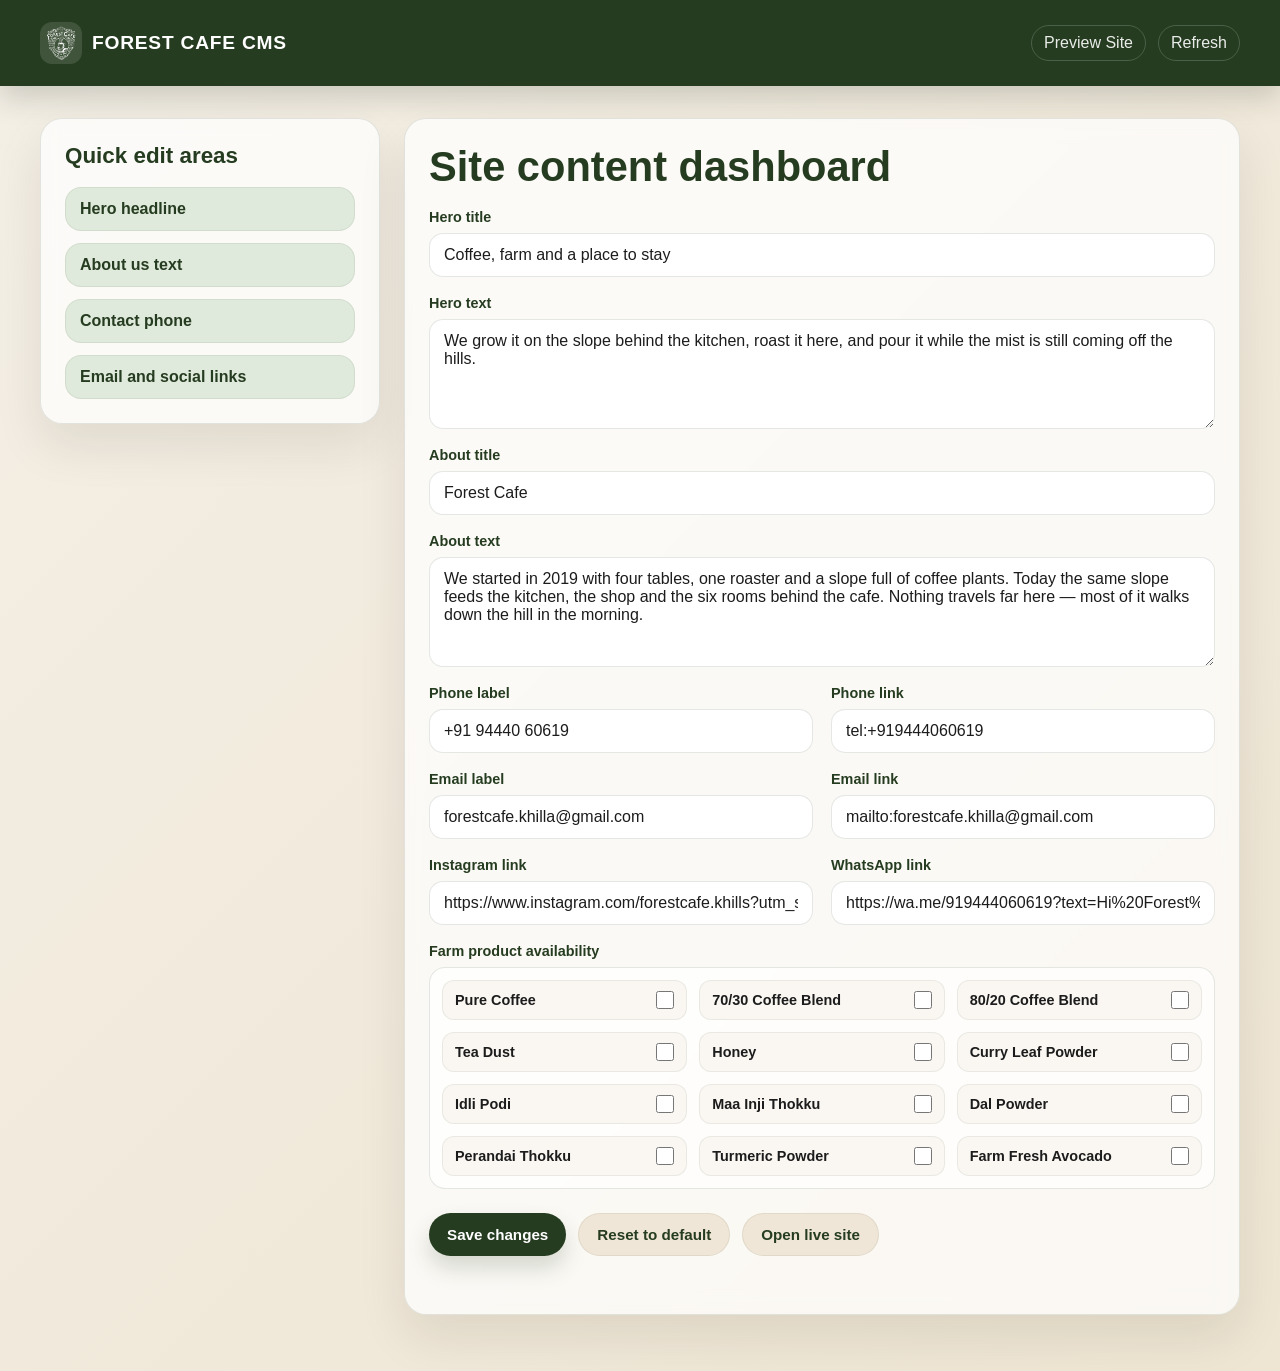
<file: dashboard.html>
<!DOCTYPE html>
<html lang="en">
<head>
  <meta charset="UTF-8" />
  <meta name="viewport" content="width=device-width, initial-scale=1.0" />
  <title>Forest Cafe CMS Dashboard</title>
  <link href="logo.png" rel="icon" type="image/png" />
  <style>
    :root {
      --bg: #f5f1e9;
      --panel: #fffdf9;
      --panel-strong: #f0e6d7;
      --green: #253c20;
      --green-soft: #e0eadc;
      --honey: #d8a85c;
      --ink: #1c1c1c;
      --muted: #5d584d;
      --border: rgba(37, 60, 32, 0.12);
      --shadow: 0 22px 50px rgba(33, 25, 15, 0.09);
    }

    * { box-sizing: border-box; }

    body {
      margin: 0;
      font-family: "Segoe UI", Tahoma, Geneva, Verdana, sans-serif;
      background: linear-gradient(135deg, #f4efe6 0%, #eee5d2 100%);
      color: var(--ink);
    }

    .shell {
      width: min(1200px, calc(100% - 32px));
      margin: 0 auto;
    }

    .topbar {
      background: var(--green);
      color: white;
      padding: 22px 0;
      box-shadow: 0 12px 28px rgba(25, 39, 29, 0.18);
    }

    .topbar-inner {
      display: flex;
      justify-content: space-between;
      align-items: center;
      gap: 16px;
      flex-wrap: wrap;
    }

    .brand {
      display: inline-flex;
      align-items: center;
      gap: 10px;
      font-size: 1.2rem;
      font-weight: 700;
      letter-spacing: 0.04em;
      text-transform: uppercase;
    }

    .brand-logo {
      width: 42px;
      height: 42px;
      object-fit: contain;
      border-radius: 12px;
      background: rgba(255,255,255,0.12);
      padding: 4px;
    }

    .nav-links {
      display: flex;
      gap: 12px;
      flex-wrap: wrap;
    }

    .nav-links a {
      color: white;
      text-decoration: none;
      border: 1px solid rgba(255,255,255,0.2);
      border-radius: 999px;
      padding: 8px 12px;
      opacity: 0.9;
    }

    .layout {
      display: grid;
      grid-template-columns: 340px 1fr;
      gap: 24px;
      padding: 32px 0 56px;
    }

    .panel {
      background: rgba(255,255,255,0.72);
      border: 1px solid var(--border);
      border-radius: 22px;
      box-shadow: var(--shadow);
      backdrop-filter: blur(10px);
    }

    .sidebar {
      padding: 24px;
      height: fit-content;
      position: sticky;
      top: 20px;
    }

    .sidebar h2 {
      margin-top: 0;
      margin-bottom: 18px;
      font-size: 1.4rem;
      color: var(--green);
    }

    .sidebar ul {
      list-style: none;
      padding: 0;
      margin: 0;
      display: grid;
      gap: 12px;
    }

    .sidebar li {
      background: var(--green-soft);
      border: 1px solid rgba(37,60,32,0.08);
      border-radius: 16px;
      padding: 12px 14px;
      color: var(--green);
      font-weight: 600;
    }

    .content {
      padding: 24px;
    }

    .content h1 {
      margin: 0 0 18px;
      color: var(--green);
      font-size: clamp(2rem, 2vw + 1rem, 2.8rem);
    }

    .form-grid {
      display: grid;
      grid-template-columns: repeat(2, minmax(220px, 1fr));
      gap: 18px;
    }

    .field {
      display: flex;
      flex-direction: column;
      gap: 8px;
      grid-column: span 2;
    }

    .field.half {
      grid-column: span 1;
    }

    .product-toggle-list {
      display: grid;
      grid-template-columns: repeat(auto-fit, minmax(210px, 1fr));
      gap: 12px;
      border: 1px solid var(--border);
      background: rgba(255,255,255,0.7);
      border-radius: 16px;
      padding: 12px;
    }

    .product-toggle-row {
      display: flex;
      align-items: center;
      justify-content: space-between;
      gap: 10px;
      padding: 10px 12px;
      border: 1px solid rgba(37,60,32,0.08);
      border-radius: 12px;
      background: #faf7f2;
    }

    .product-toggle-row label {
      font-weight: 600;
      color: var(--ink);
      cursor: pointer;
      flex: 1;
    }

    .product-toggle-row input[type="checkbox"] {
      width: 18px;
      height: 18px;
      accent-color: var(--green);
      cursor: pointer;
      margin: 0;
    }

    label {
      font-weight: 700;
      color: var(--green);
      font-size: 0.9rem;
    }

    input, textarea {
      width: 100%;
      border-radius: 14px;
      border: 1px solid var(--border);
      background: white;
      color: var(--ink);
      padding: 12px 14px;
      font: inherit;
      transition: border-color 0.2s ease, box-shadow 0.2s ease;
    }

    textarea {
      min-height: 110px;
      resize: vertical;
    }

    input:focus, textarea:focus {
      outline: none;
      border-color: rgba(37,60,32,0.4);
      box-shadow: 0 0 0 3px rgba(37,60,32,0.08);
    }

    .actions {
      display: flex;
      gap: 12px;
      margin-top: 24px;
      flex-wrap: wrap;
    }

    button, .secondary-link {
      border: none;
      border-radius: 999px;
      padding: 12px 18px;
      font-weight: 700;
      font-size: 0.95rem;
      cursor: pointer;
      text-decoration: none;
      display: inline-flex;
      align-items: center;
      justify-content: center;
    }

    .primary {
      background: var(--green);
      color: white;
      box-shadow: 0 12px 22px rgba(37, 60, 32, 0.18);
    }

    .secondary {
      background: var(--panel-strong);
      color: var(--green);
      border: 1px solid rgba(37,60,32,0.08);
    }

    .status {
      margin-top: 12px;
      color: var(--green);
      font-weight: 600;
      min-height: 22px;
    }

    @media (max-width: 840px) {
      .layout {
        grid-template-columns: 1fr;
      }

      .form-grid {
        grid-template-columns: 1fr;
      }

      .field, .field.half {
        grid-column: span 1;
      }
    }
  </style>
</head>
<body data-page="cms">
  <header class="topbar">
    <div class="shell topbar-inner">
      <div class="brand">
        <img class="brand-logo" src="logo.png" alt="Forest Cafe logo" />
        <span>Forest Cafe CMS</span>
      </div>
      <nav class="nav-links" aria-label="Dashboard navigation">
        <a href="index.html">Preview Site</a>
        <a href="dashboard.html">Refresh</a>
      </nav>
    </div>
  </header>

  <main class="shell layout">
    <aside class="panel sidebar">
      <h2>Quick edit areas</h2>
      <ul>
        <li>Hero headline</li>
        <li>About us text</li>
        <li>Contact phone</li>
        <li>Email and social links</li>
      </ul>
    </aside>

    <section class="panel content">
      <h1>Site content dashboard</h1>

      <form id="cmsForm">
        <div class="form-grid">
          <div class="field">
            <label for="heroTitle">Hero title</label>
            <input id="heroTitle" name="heroTitle" type="text" />
          </div>

          <div class="field">
            <label for="heroText">Hero text</label>
            <textarea id="heroText" name="heroText"></textarea>
          </div>

          <div class="field">
            <label for="aboutTitle">About title</label>
            <input id="aboutTitle" name="aboutTitle" type="text" />
          </div>

          <div class="field">
            <label for="aboutText">About text</label>
            <textarea id="aboutText" name="aboutText"></textarea>
          </div>

          <div class="field half">
            <label for="phoneText">Phone label</label>
            <input id="phoneText" name="phoneText" type="text" />
          </div>

          <div class="field half">
            <label for="phoneLink">Phone link</label>
            <input id="phoneLink" name="phoneLink" type="text" />
          </div>

          <div class="field half">
            <label for="emailText">Email label</label>
            <input id="emailText" name="emailText" type="text" />
          </div>

          <div class="field half">
            <label for="emailLink">Email link</label>
            <input id="emailLink" name="emailLink" type="text" />
          </div>

          <div class="field half">
            <label for="instaLink">Instagram link</label>
            <input id="instaLink" name="instaLink" type="text" />
          </div>

          <div class="field half">
            <label for="waLink">WhatsApp link</label>
            <input id="waLink" name="waLink" type="text" />
          </div>

          <div class="field">
            <label>Farm product availability</label>
            <div class="product-toggle-list" id="productAvailabilityList"></div>
          </div>
        </div>

        <div class="actions">
          <button class="primary" type="submit">Save changes</button>
          <button class="secondary" id="resetBtn" type="button">Reset to default</button>
          <a class="secondary-link secondary" href="index.html">Open live site</a>
        </div>

        <div class="status" id="formStatus" aria-live="polite"></div>
      </form>
    </section>
  </main>

  <script src="js/cms.js"></script>
</body>
</html>
</file>
